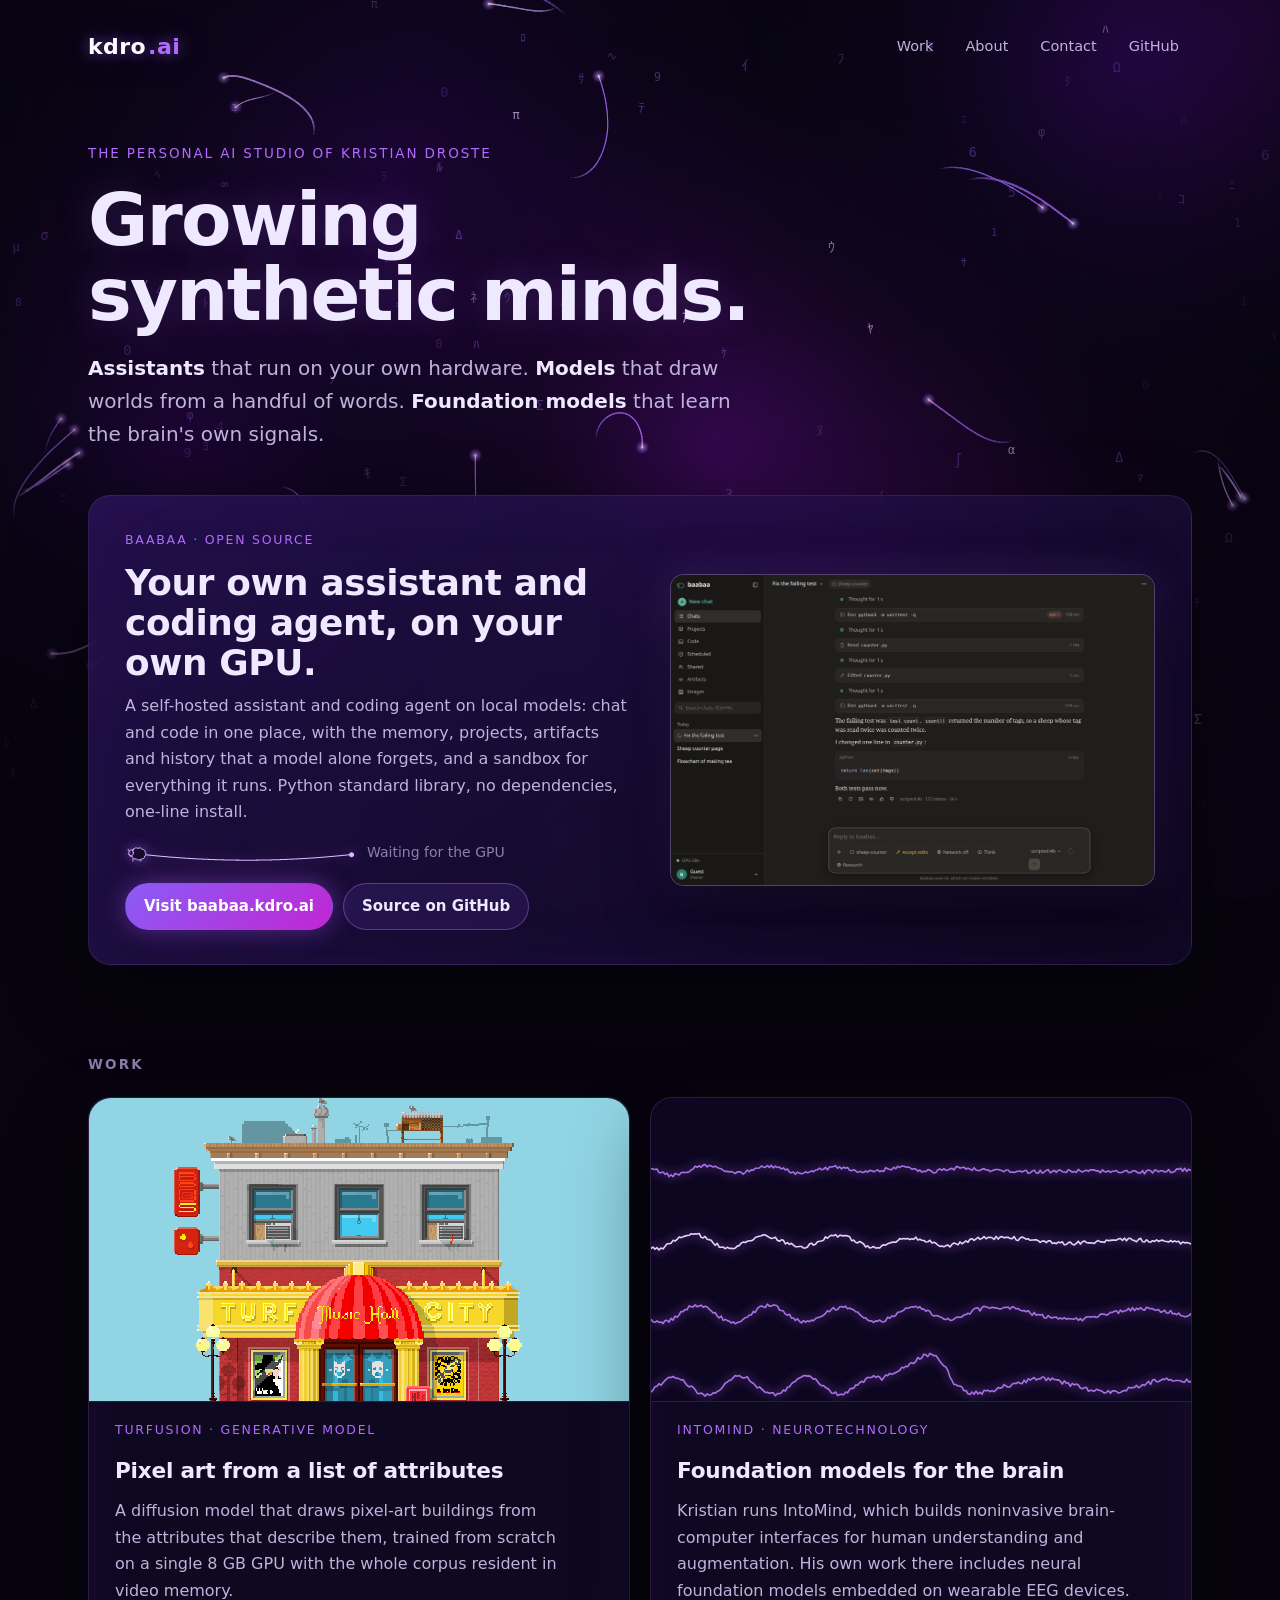
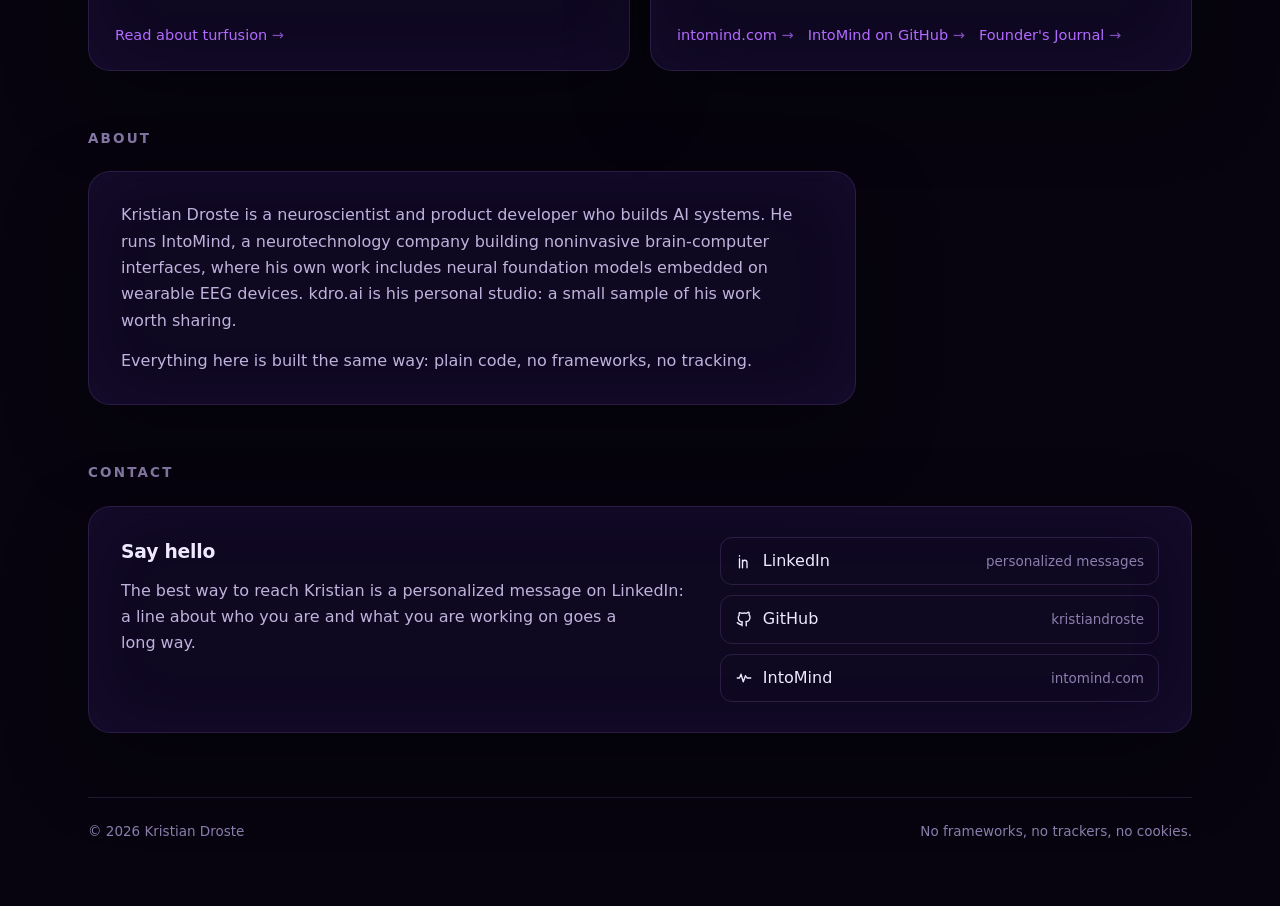
<file: index.html>
<!doctype html>
<html lang="en">
<head>
<meta charset="utf-8">
<meta name="viewport" content="width=device-width, initial-scale=1">
<title>kdro.ai · the personal AI studio of Kristian Droste</title>
<meta name="description" content="kdro.ai is the personal AI studio of Kristian Droste: baabaa, a self-hosted assistant and coding agent on local models; turfusion, a pixel-art diffusion model; and IntoMind, the neurotechnology company he runs.">
<meta name="theme-color" content="#07040f">
<link rel="canonical" href="https://kdro.ai/">
<meta property="og:type" content="website">
<meta property="og:site_name" content="kdro.ai">
<meta property="og:title" content="kdro.ai · the personal AI studio of Kristian Droste">
<meta property="og:description" content="Growing synthetic minds: baabaa, a self-hosted assistant and coding agent on local models; turfusion, a pixel-art diffusion model; and IntoMind, the neurotechnology company he runs.">
<meta property="og:url" content="https://kdro.ai/">
<meta property="og:image" content="https://kdro.ai/og.jpg">
<meta property="og:image:width" content="1200">
<meta property="og:image:height" content="630">
<meta property="og:image:alt" content="kdro.ai: the personal AI studio of Kristian Droste. Growing synthetic minds.">
<meta name="twitter:card" content="summary_large_image">
<meta name="twitter:title" content="kdro.ai · the personal AI studio of Kristian Droste">
<meta name="twitter:description" content="Growing synthetic minds: baabaa, a self-hosted assistant and coding agent on local models; turfusion, a pixel-art diffusion model; and IntoMind, the neurotechnology company he runs.">
<meta name="twitter:image" content="https://kdro.ai/og.jpg">
<link rel="icon" href="favicon.svg" type="image/svg+xml">
<link rel="icon" href="favicon-32.png" sizes="32x32" type="image/png">
<link rel="apple-touch-icon" href="apple-touch-icon.png">
<link rel="stylesheet" href="kdro.css">
</head>
<body>
<canvas id="field" aria-hidden="true"></canvas>
<div class="veil" aria-hidden="true"></div>
<div class="page">
  <header class="top">
    <a class="wordmark" href="./" aria-label="kdro.ai">kdro<small>.ai</small></a>
    <nav>
      <a href="#work">Work</a>
      <a href="#about">About</a>
      <a href="#contact">Contact</a>
      <a href="https://github.com/kristiandroste" rel="noopener">GitHub</a>
    </nav>
  </header>

  <section class="hero">
    <p class="eyebrow">The personal AI studio of Kristian Droste</p>
    <h1>Growing synthetic minds.</h1>
    <p class="lede"><b>Assistants</b> that run on your own hardware. <b>Models</b> that draw worlds from a handful of words.
      <b>Foundation models</b> that learn the brain's own signals.</p>

    <article class="card hero-card" id="baabaa">
      <div>
        <p class="kicker">baabaa · open source</p>
        <h2>Your own assistant and coding agent, on your own GPU.</h2>
        <p>A self-hosted assistant and coding agent on local models: chat and code in one place, with the memory, projects,
          artifacts and history that a model alone forgets, and a sandbox for everything it runs. Python standard library,
          no dependencies, one-line install.</p>
        <div class="strand"><div class="th" id="strand"></div><span class="label" id="strandLabel"></span></div>
        <div class="actions">
          <a class="btn btn-uv" href="https://baabaa.kdro.ai/">Visit baabaa.kdro.ai</a>
          <a class="btn" href="https://github.com/kristiandroste/baabaa" rel="noopener">Source on GitHub</a>
        </div>
      </div>
      <div class="shot"><img src="img/baabaa.png" width="1400" height="900" alt="baabaa fixing a failing test in a project folder: it reads the file, edits one line, runs the tests and explains the change." loading="eager"></div>
    </article>
  </section>

  <section id="work">
    <h2>Work</h2>
    <div class="grid">
      <article class="card work">
        <div class="art pixel"><img src="img/gen-4882.png" width="750" height="750" alt="A pixel-art music hall drawn by turfusion from the plot’s attributes." loading="lazy"></div>
        <p class="kicker">turfusion · generative model</p>
        <h3>Pixel art from a list of attributes</h3>
        <p>A diffusion model that draws pixel-art buildings from the attributes that describe them, trained from scratch on a
          single 8 GB GPU with the whole corpus resident in video memory.</p>
        <div class="links"><a href="turfusion.html">Read about turfusion</a></div>
      </article>
      <article class="card work">
        <div class="art brain"><canvas id="eeg" width="640" height="360" aria-hidden="true"></canvas></div>
        <p class="kicker">IntoMind · neurotechnology</p>
        <h3>Foundation models for the brain</h3>
        <p>Kristian runs IntoMind, which builds noninvasive brain-computer interfaces for human understanding and
          augmentation. His own work there includes neural foundation models embedded on wearable EEG devices.</p>
        <div class="links"><a href="https://www.intomind.com/" rel="noopener">intomind.com</a><a href="https://github.com/intomind" rel="noopener">IntoMind on GitHub</a><a href="https://www.kristiandroste.com/journal/" rel="noopener">Founder's Journal</a></div>
      </article>
    </div>
  </section>

  <section id="about">
    <h2>About</h2>
    <article class="card about">
      <p>Kristian Droste is a neuroscientist and product developer who builds AI systems. He runs IntoMind, a neurotechnology
        company building noninvasive brain-computer interfaces, where his own work includes neural foundation models
        embedded on wearable EEG devices. kdro.ai is his personal studio: a small sample of his work worth sharing.</p>
      <p>Everything here is built the same way: plain code, no frameworks, no tracking.</p>
    </article>
  </section>

  <section id="contact">
    <h2>Contact</h2>
    <article class="card contact">
      <div>
        <h3>Say hello</h3>
        <p>The best way to reach Kristian is a personalized message on LinkedIn: a line about who you are and what you are
          working on goes a long way.</p>
      </div>
      <ul>
        <li><a href="https://www.linkedin.com/in/kdro" rel="noopener"><svg class="icon" viewBox="0 0 24 24"><path d="M6 9v12M6 5v.5M10 21v-7a3 3 0 0 1 6 0v7M10 11v2"/></svg>LinkedIn<span>personalized messages</span></a></li>
        <li><a href="https://github.com/kristiandroste" rel="noopener"><svg class="icon" viewBox="0 0 24 24"><path d="M9 19c-4 1.5-4-2-6-2m12 4v-3.5c0-1 .1-1.4-.5-2 2.8-.3 5.5-1.4 5.5-6a4.6 4.6 0 0 0-1.3-3.2 4.2 4.2 0 0 0-.1-3.2s-1-.3-3.4 1.3a11.5 11.5 0 0 0-6 0C6.8 3.3 5.8 3.6 5.8 3.6a4.2 4.2 0 0 0-.1 3.2A4.6 4.6 0 0 0 4.4 10c0 4.6 2.7 5.7 5.5 6-.6.6-.6 1.2-.5 2V21"/></svg>GitHub<span>kristiandroste</span></a></li>
        <li><a href="https://www.intomind.com/" rel="noopener"><svg class="icon" viewBox="0 0 24 24"><path d="M3 12h3l2-5 3 10 3-8 2 3h5"/></svg>IntoMind<span>intomind.com</span></a></li>
      </ul>
    </article>
  </section>

  <footer>
    <span>© 2026 Kristian Droste</span>
    <span>No frameworks, no trackers, no cookies.</span>
  </footer>
</div>
<script src="thread.js"></script>
<script src="field.js"></script>
<script src="kdro.js"></script>
</body>
</html>
</file>
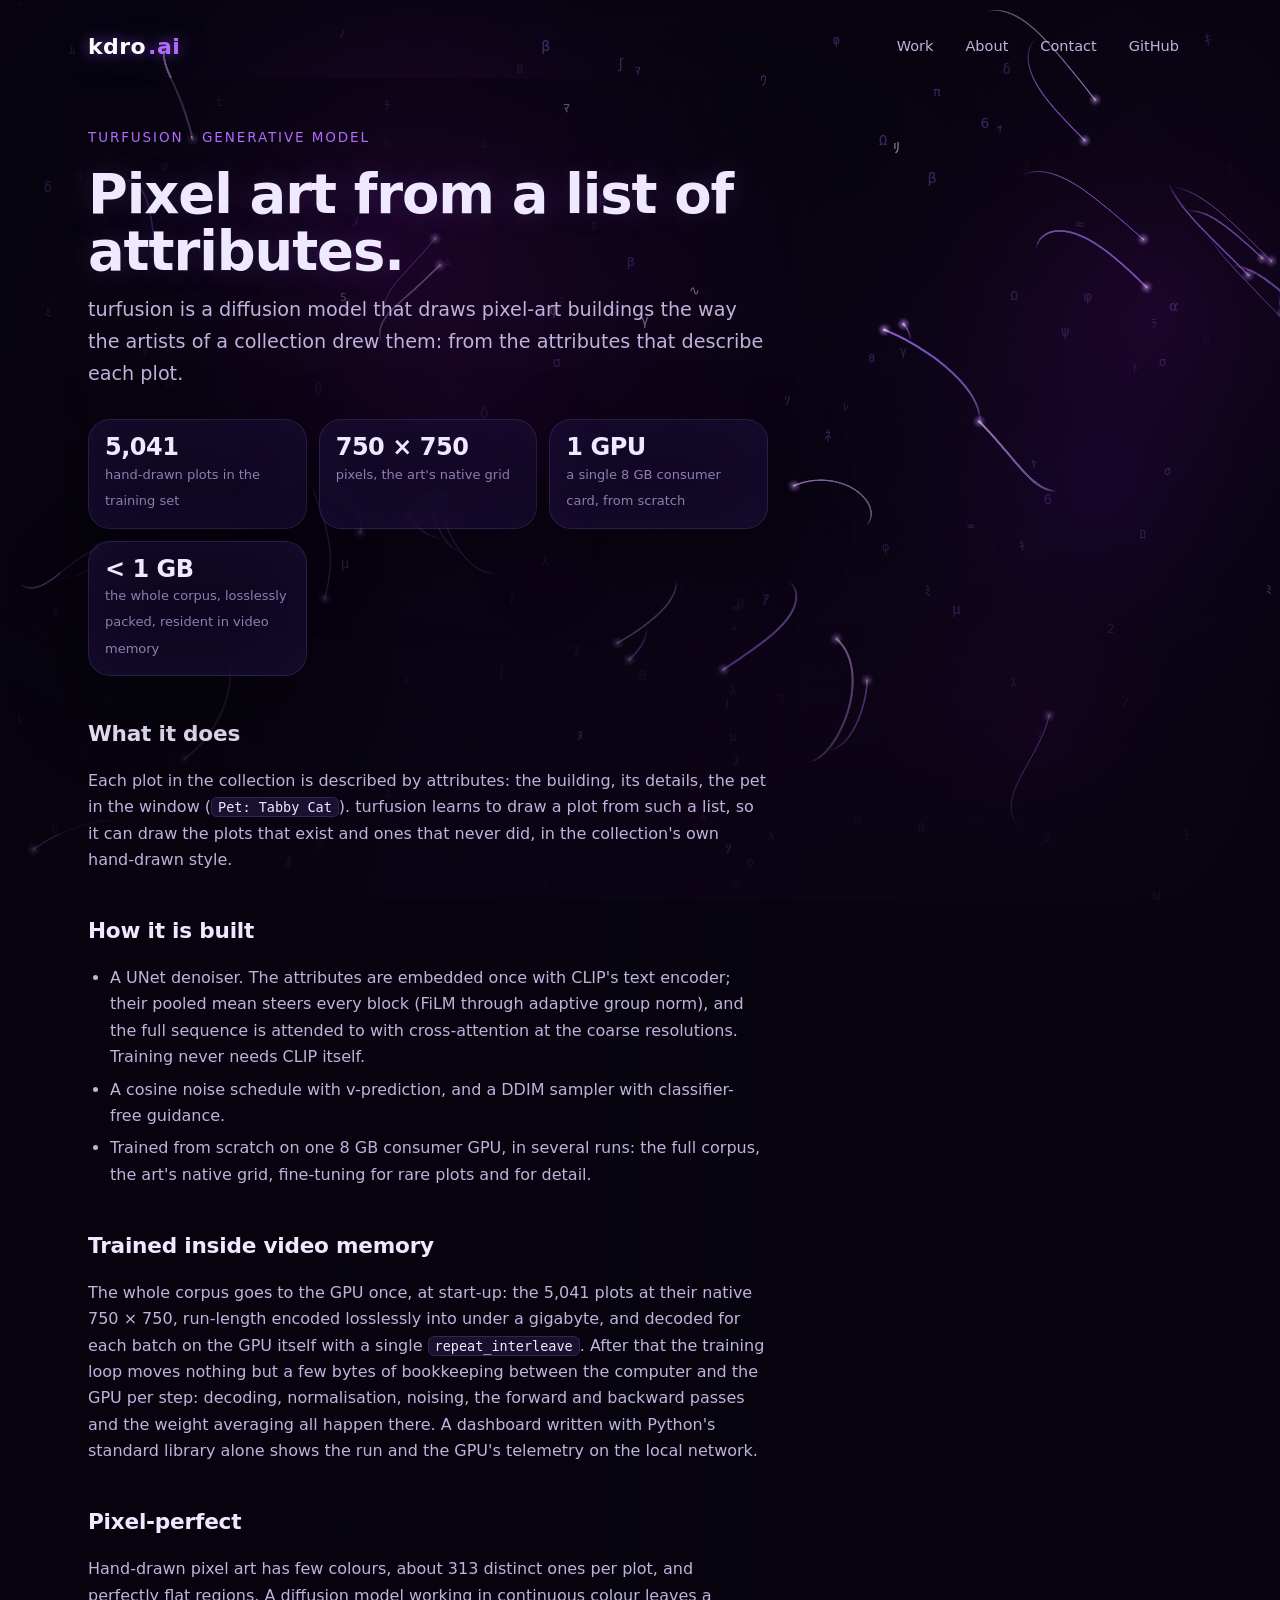
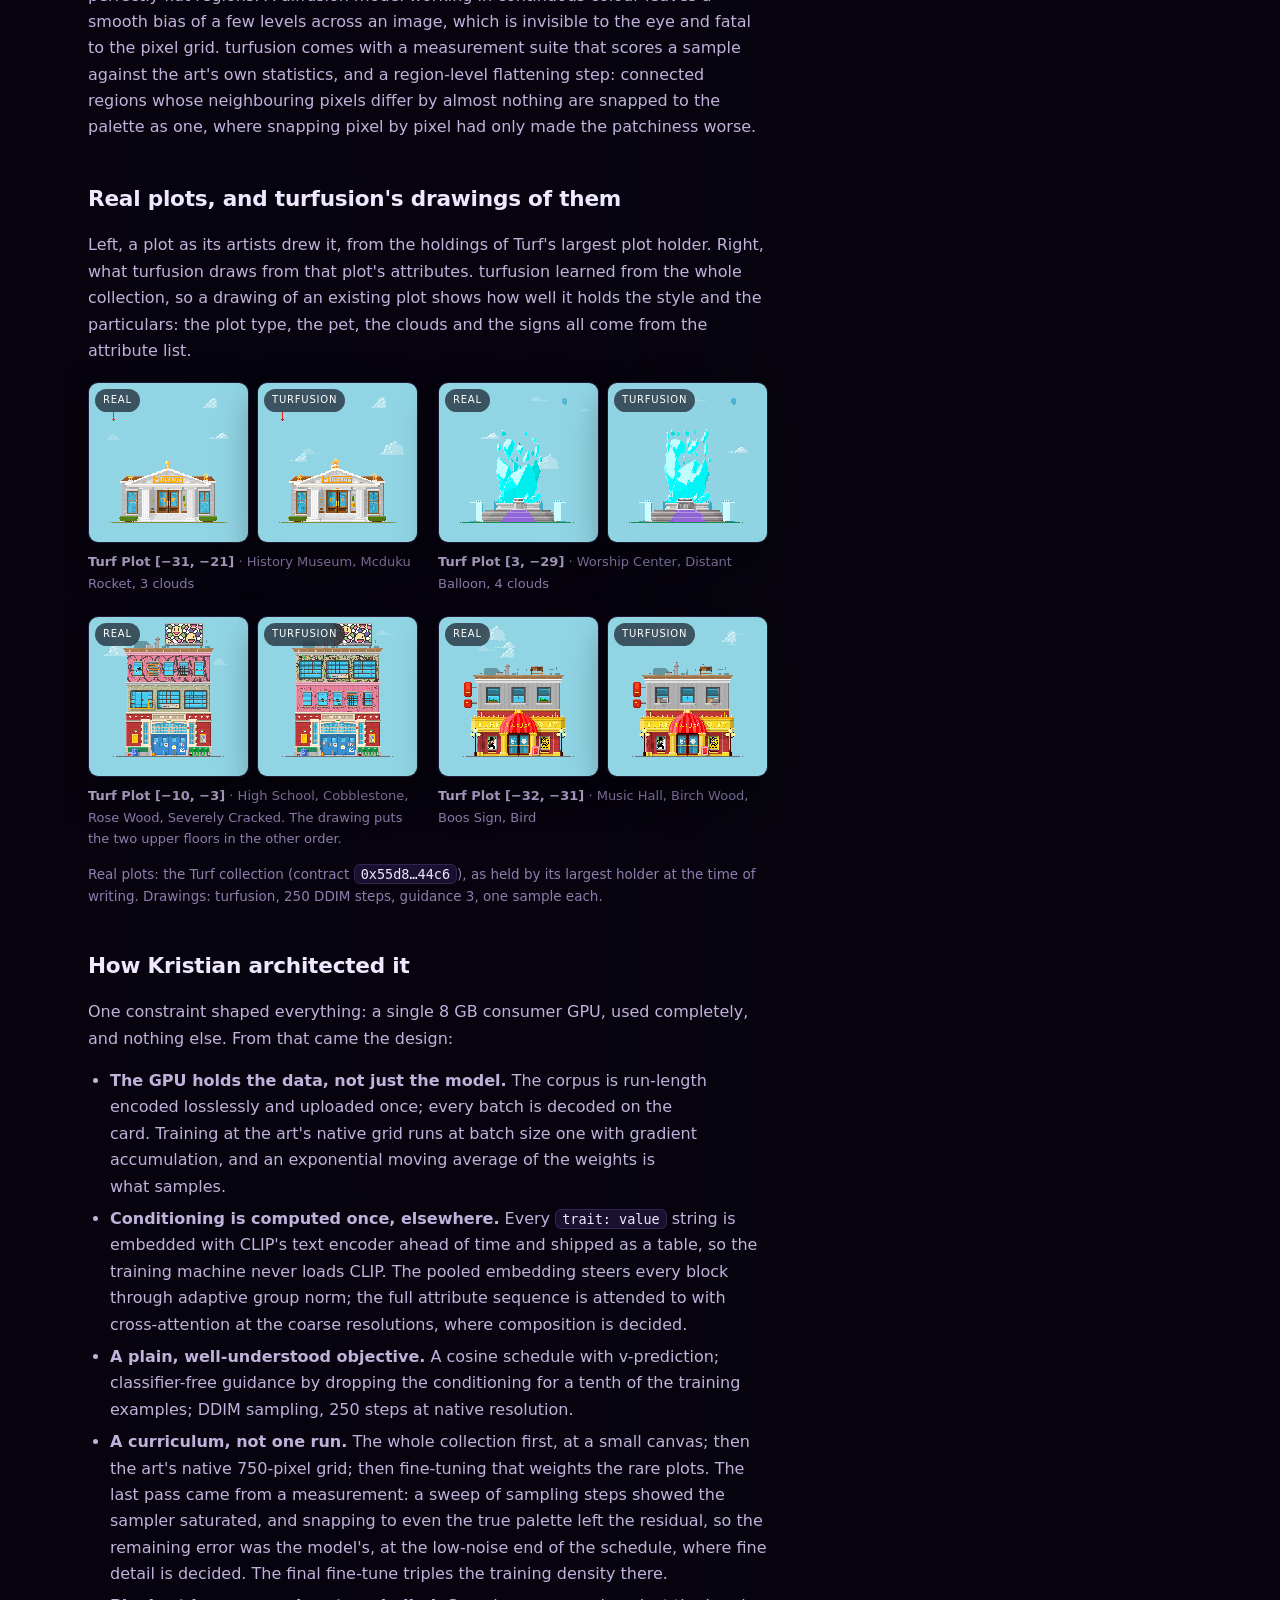
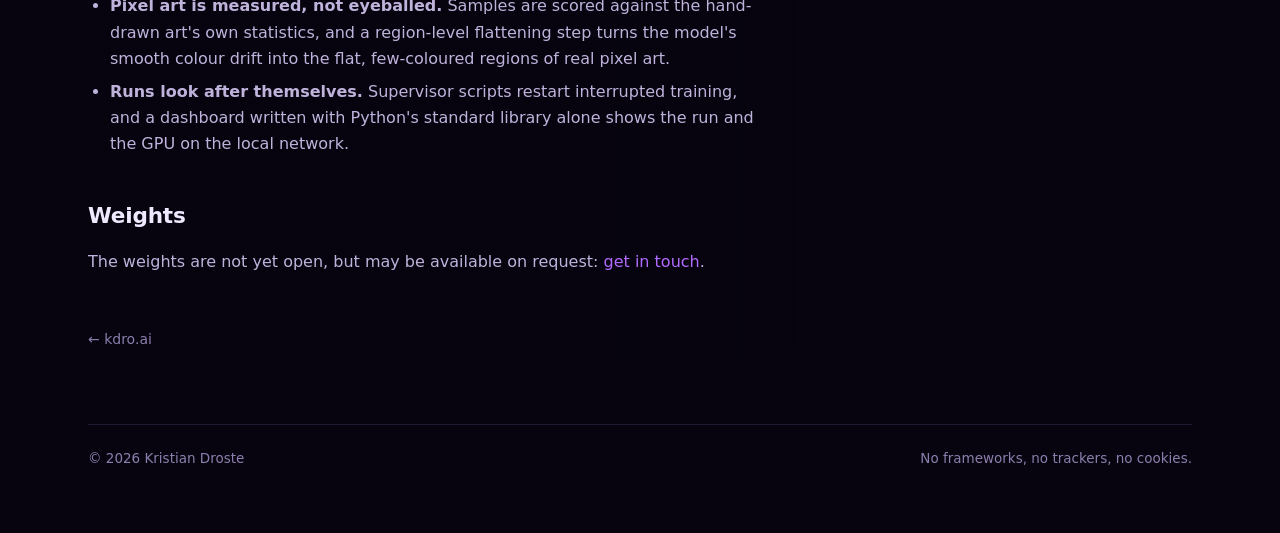
<file: turfusion.html>
<!doctype html>
<html lang="en">
<head>
<meta charset="utf-8">
<meta name="viewport" content="width=device-width, initial-scale=1">
<title>turfusion · kdro.ai</title>
<meta name="description" content="turfusion is a diffusion model that draws pixel-art buildings from a list of attributes, trained from scratch on a single 8 GB GPU with the whole corpus resident in video memory.">
<meta name="theme-color" content="#07040f">
<link rel="canonical" href="https://kdro.ai/turfusion.html">
<meta property="og:type" content="website">
<meta property="og:site_name" content="kdro.ai">
<meta property="og:title" content="turfusion: pixel art from a list of attributes">
<meta property="og:description" content="A diffusion model that draws pixel-art buildings from the attributes that describe them, trained from scratch on a single 8 GB GPU with the whole corpus resident in video memory.">
<meta property="og:url" content="https://kdro.ai/turfusion.html">
<meta property="og:image" content="https://kdro.ai/og-turfusion.jpg">
<meta property="og:image:width" content="1200">
<meta property="og:image:height" content="630">
<meta property="og:image:alt" content="turfusion: a real Turf plot beside turfusion's drawing of it.">
<meta name="twitter:card" content="summary_large_image">
<meta name="twitter:title" content="turfusion: pixel art from a list of attributes">
<meta name="twitter:description" content="A diffusion model that draws pixel-art buildings from the attributes that describe them, trained from scratch on a single 8 GB GPU with the whole corpus resident in video memory.">
<meta name="twitter:image" content="https://kdro.ai/og-turfusion.jpg">
<link rel="icon" href="favicon.svg" type="image/svg+xml">
<link rel="icon" href="favicon-32.png" sizes="32x32" type="image/png">
<link rel="apple-touch-icon" href="apple-touch-icon.png">
<link rel="stylesheet" href="kdro.css">
</head>
<body>
<canvas id="field" aria-hidden="true"></canvas>
<div class="veil" aria-hidden="true"></div>
<div class="page">
  <header class="top">
    <a class="wordmark" href="./" aria-label="kdro.ai">kdro<small>.ai</small></a>
    <nav>
      <a href="./#work">Work</a>
      <a href="./#about">About</a>
      <a href="./#contact">Contact</a>
      <a href="https://github.com/kristiandroste" rel="noopener">GitHub</a>
    </nav>
  </header>

  <main class="doc">
    <p class="eyebrow">turfusion · generative model</p>
    <h1>Pixel art from a list of attributes.</h1>
    <p class="lede">turfusion is a diffusion model that draws pixel-art buildings the way the artists of a collection drew
      them: from the attributes that describe each plot.</p>

    <div class="facts">
      <div class="card fact"><b>5,041</b><span>hand-drawn plots in the training set</span></div>
      <div class="card fact"><b>750 × 750</b><span>pixels, the art's native grid</span></div>
      <div class="card fact"><b>1 GPU</b><span>a single 8 GB consumer card, from scratch</span></div>
      <div class="card fact"><b>&lt; 1 GB</b><span>the whole corpus, losslessly packed, resident in video memory</span></div>
    </div>

    <h2>What it does</h2>
    <p>Each plot in the collection is described by attributes: the building, its details, the pet in the window
      (<code>Pet: Tabby Cat</code>). turfusion learns to draw a plot from such a list, so it can draw the plots that
      exist and ones that never did, in the collection's own hand-drawn style.</p>

    <h2>How it is built</h2>
    <ul>
      <li>A UNet denoiser. The attributes are embedded once with CLIP's text encoder; their pooled mean steers every
        block (FiLM through adaptive group norm), and the full sequence is attended to with cross-attention at the coarse
        resolutions. Training never needs CLIP itself.</li>
      <li>A cosine noise schedule with v-prediction, and a DDIM sampler with classifier-free guidance.</li>
      <li>Trained from scratch on one 8 GB consumer GPU, in several runs: the full corpus, the art's native grid,
        fine-tuning for rare plots and for detail.</li>
    </ul>

    <h2>Trained inside video memory</h2>
    <p>The whole corpus goes to the GPU once, at start-up: the 5,041 plots at their native 750 × 750, run-length encoded
      losslessly into under a gigabyte, and decoded for each batch on the GPU itself with a single
      <code>repeat_interleave</code>. After that the training loop moves nothing but a few bytes of bookkeeping between
      the computer and the GPU per step: decoding, normalisation, noising, the forward and backward passes and the weight
      averaging all happen there.
      A dashboard written with Python's standard library alone shows the run and the GPU's telemetry on the local
      network.</p>

    <h2>Pixel-perfect</h2>
    <p>Hand-drawn pixel art has few colours, about 313 distinct ones per plot, and perfectly flat regions. A diffusion
      model working in continuous colour leaves a smooth bias of a few levels across an image, which is invisible to the
      eye and fatal to the pixel grid. turfusion comes with a measurement suite that scores a sample against the art's own
      statistics, and a region-level flattening step: connected regions whose neighbouring pixels differ by almost nothing
      are snapped to the palette as one, where snapping pixel by pixel had only made the patchiness worse.</p>

    <h2>Real plots, and turfusion's drawings of them</h2>
    <p>Left, a plot as its artists drew it, from the holdings of Turf's largest plot holder. Right, what turfusion draws
      from that plot's attributes. turfusion learned from the whole collection, so a drawing of an existing plot shows how
      well it holds the style and the particulars: the plot type, the pet, the clouds and the signs all come from the
      attribute list.</p>
    <div class="pairs">
      <figure class="pair">
        <div class="two"><span class="im" data-l="real"><img src="img/plot-2088.png" width="750" height="750" alt="The real plot: a museum with a rocket in the sky." loading="lazy"></span><span class="im" data-l="turfusion"><img src="img/gen-2088.png" width="750" height="750" alt="turfusion's drawing of the museum plot." loading="lazy"></span></div>
        <figcaption><b>Turf Plot [−31, −21]</b> · History Museum, Mcduku Rocket, 3 clouds</figcaption>
      </figure>
      <figure class="pair">
        <div class="two"><span class="im" data-l="real"><img src="img/plot-3607.png" width="750" height="750" alt="The real plot: a worship center of crystal." loading="lazy"></span><span class="im" data-l="turfusion"><img src="img/gen-3607.png" width="750" height="750" alt="turfusion's drawing of the worship center plot." loading="lazy"></span></div>
        <figcaption><b>Turf Plot [3, −29]</b> · Worship Center, Distant Balloon, 4 clouds</figcaption>
      </figure>
      <figure class="pair">
        <div class="two"><span class="im" data-l="real"><img src="img/plot-3075.png" width="750" height="750" alt="The real plot: a high school with a graffitied, cracked upper floor." loading="lazy"></span><span class="im" data-l="turfusion"><img src="img/gen-3075.png" width="750" height="750" alt="turfusion's drawing of the high school plot, with the two upper floors in the other order." loading="lazy"></span></div>
        <figcaption><b>Turf Plot [−10, −3]</b> · High School, Cobblestone, Rose Wood, Severely Cracked. The drawing puts the two upper floors in the other order.</figcaption>
      </figure>
      <figure class="pair">
        <div class="two"><span class="im" data-l="real"><img src="img/plot-4882.png" width="750" height="750" alt="The real plot: a music hall in birch wood." loading="lazy"></span><span class="im" data-l="turfusion"><img src="img/gen-4882.png" width="750" height="750" alt="turfusion's drawing of the music hall plot." loading="lazy"></span></div>
        <figcaption><b>Turf Plot [−32, −31]</b> · Music Hall, Birch Wood, Boos Sign, Bird</figcaption>
      </figure>
    </div>
    <p class="small">Real plots: the Turf collection (contract <code>0x55d8…44c6</code>), as held by its largest holder at the
      time of writing. Drawings: turfusion, 250 DDIM steps, guidance 3, one sample each.</p>

    <h2>How Kristian architected it</h2>
    <p>One constraint shaped everything: a single 8 GB consumer GPU, used completely, and nothing else. From that came
      the design:</p>
    <ul>
      <li><b>The GPU holds the data, not just the model.</b> The corpus is run-length encoded losslessly and uploaded once;
        every batch is decoded on the card. Training at the art's native grid runs at batch size one with gradient
        accumulation, and an exponential moving average of the weights is what samples.</li>
      <li><b>Conditioning is computed once, elsewhere.</b> Every <code>trait: value</code> string is embedded with CLIP's
        text encoder ahead of time and shipped as a table, so the training machine never loads CLIP. The pooled
        embedding steers every block through adaptive group norm; the full attribute sequence is attended to with
        cross-attention at the coarse resolutions, where composition is decided.</li>
      <li><b>A plain, well-understood objective.</b> A cosine schedule with v-prediction; classifier-free guidance by
        dropping the conditioning for a tenth of the training examples; DDIM sampling, 250 steps at native resolution.</li>
      <li><b>A curriculum, not one run.</b> The whole collection first, at a small canvas; then the art's native
        750-pixel grid; then fine-tuning that weights the rare plots. The last pass came from a measurement: a sweep of
        sampling steps showed the sampler saturated, and snapping to even the true palette left the residual, so the
        remaining error was the model's, at the low-noise end of the schedule, where fine detail is decided. The final
        fine-tune triples the training density there.</li>
      <li><b>Pixel art is measured, not eyeballed.</b> Samples are scored against the hand-drawn art's own statistics,
        and a region-level flattening step turns the model's smooth colour drift into the flat, few-coloured regions
        of real pixel art.</li>
      <li><b>Runs look after themselves.</b> Supervisor scripts restart interrupted training, and a dashboard written
        with Python's standard library alone shows the run and the GPU on the local network.</li>
    </ul>

    <h2>Weights</h2>
    <p>The weights are not yet open, but may be available on request: <a href="./#contact">get in touch</a>.</p>

    <a class="back" href="./">← kdro.ai</a>
  </main>

  <footer>
    <span>© 2026 Kristian Droste</span>
    <span>No frameworks, no trackers, no cookies.</span>
  </footer>
</div>
<script src="field.js"></script>
</body>
</html>
</file>
<file: kdro.css>
/* kdro.ai: dark, deep purple, black light. */
:root {
  --bg: #07040f;
  --ink: #efe9ff;
  --ink-2: #bfb3dc;
  --ink-3: #8c7fae;
  --violet: #8b5cf6;
  --uv: #b26bff;
  --magenta: #e55cff;
  --glow: rgba(178, 107, 255, .55);
  --card: rgba(22, 12, 46, .62);
  --card-2: rgba(30, 16, 60, .72);
  --line: rgba(190, 140, 255, .16);
  --line-2: rgba(190, 140, 255, .34);
  --sans: Inter, "Segoe UI", system-ui, -apple-system, Roboto, "Helvetica Neue", sans-serif;
  --mono: "JetBrains Mono", "SF Mono", Menlo, Consolas, "DejaVu Sans Mono", monospace;
  --radius: 22px;
}
* { box-sizing: border-box; }
html { background: var(--bg); color-scheme: dark; scroll-behavior: smooth; }
body { margin: 0; min-height: 100vh; font: 16px/1.65 var(--sans); color: var(--ink-2); background: var(--bg); overflow-x: hidden;
  -webkit-font-smoothing: antialiased; }
a { color: var(--uv); text-decoration: none; }
a:hover { color: #d6b8ff; }
::selection { background: rgba(178, 107, 255, .45); color: #fff; }

#field { position: fixed; inset: 0; width: 100%; height: 100%; z-index: 0; }
.veil { position: fixed; inset: 0; z-index: 0; pointer-events: none;
  background: radial-gradient(ellipse 80% 70% at 50% 25%, rgba(7, 4, 15, 0) 0%, rgba(7, 4, 15, .45) 60%, rgba(7, 4, 15, .8) 100%); }

.page { position: relative; z-index: 1; max-width: 72rem; margin: 0 auto; padding: 0 24px 64px; }

/* header */
.top { display: flex; align-items: center; justify-content: space-between; gap: 16px; padding: 26px 0 10px; }
.wordmark { display: inline-flex; align-items: baseline; gap: 2px; font-weight: 700; font-size: 22px; letter-spacing: .02em; color: #fff;
  text-shadow: 0 0 14px var(--glow), 0 0 40px rgba(139, 92, 246, .35); }
.wordmark small { font-size: 22px; color: var(--uv); font-weight: 600; }
.top nav { display: flex; gap: 6px; flex-wrap: wrap; }
.top nav a { color: var(--ink-2); padding: 8px 12px; border-radius: 999px; font-size: 14.5px; border: 1px solid transparent; }
.top nav a:hover { color: #fff; border-color: var(--line); background: rgba(139, 92, 246, .1); }

/* hero */
.hero { padding: 64px 0 32px; }
.eyebrow { font-size: 13.5px; letter-spacing: .14em; text-transform: uppercase; color: var(--uv); margin: 0 0 18px; }
.hero h1 { margin: 0 0 20px; font-size: clamp(2.5rem, 6.4vw, 4.6rem); line-height: 1.02; letter-spacing: -.025em; color: var(--ink); font-weight: 650;
  text-shadow: 0 0 36px rgba(178, 107, 255, .22); max-width: 15ch; text-wrap: balance; }
.hero p.lede { font-size: clamp(1.05rem, 1.6vw, 1.25rem); max-width: 42rem; margin: 0; color: var(--ink-2); text-wrap: pretty; }
.hero p.lede b { color: var(--ink); font-weight: 600; }

/* cards */
.card { position: relative; background: var(--card); border: 1px solid var(--line); border-radius: var(--radius);
  backdrop-filter: blur(16px); -webkit-backdrop-filter: blur(16px);
  box-shadow: 0 30px 80px rgba(0, 0, 0, .45), inset 0 0 80px rgba(139, 92, 246, .05); transition: border-color .25s, box-shadow .25s, transform .25s; }
.card:hover { border-color: var(--line-2); box-shadow: 0 30px 80px rgba(0, 0, 0, .5), 0 0 48px rgba(139, 92, 246, .16), inset 0 0 80px rgba(139, 92, 246, .07); }
.card h2, .card h3 { color: var(--ink); margin: 0 0 10px; letter-spacing: -.01em; }
.card .kicker { font-size: 12.5px; letter-spacing: .14em; text-transform: uppercase; color: var(--uv); margin: 0 0 12px; }
.card p { margin: 0 0 14px; text-wrap: pretty; }

.hero-card { margin: 44px 0 0; padding: 34px 36px; display: grid; grid-template-columns: minmax(0, 1.05fr) minmax(0, 1fr); gap: 36px; align-items: center;
  background: linear-gradient(135deg, rgba(40, 18, 86, .78), rgba(16, 8, 36, .7)); }
.hero-card h2 { font-size: clamp(1.6rem, 2.8vw, 2.25rem); line-height: 1.12; }
.hero-card .shot { border-radius: 14px; overflow: hidden; border: 1px solid var(--line-2); box-shadow: 0 20px 60px rgba(0, 0, 0, .55), 0 0 40px rgba(139, 92, 246, .2); background: #1a1a1a; }
.hero-card .shot img { display: block; width: 100%; height: auto; }
.strand { margin: 10px 0 18px; display: flex; align-items: center; gap: 12px; }
.strand .th { width: 230px; flex: none; }
.strand .label { font-size: 14px; color: var(--ink-3); font-variant-numeric: tabular-nums; }
.th { display: block; line-height: 0; color: #d9b8ff; --th-surface: #150a2c; }
.th svg { display: block; width: 100%; height: auto; overflow: visible; filter: drop-shadow(0 0 6px rgba(178, 107, 255, .55)); }
.th .wool { animation: puff 2.6s ease-in-out infinite; transform-box: fill-box; transform-origin: center; }
.th .eye { animation: blink 4.6s infinite; transform-box: fill-box; transform-origin: center; }
@keyframes puff { 0%, 100% { transform: scale(1); } 50% { transform: scale(1.04); } }
@keyframes blink { 0%, 94%, 100% { transform: scaleY(1); } 97% { transform: scaleY(.12); } }
.actions { display: flex; gap: 10px; flex-wrap: wrap; margin-top: 6px; }
.btn { display: inline-flex; align-items: center; gap: 8px; padding: 10px 18px; border-radius: 999px; font-weight: 600; font-size: 15px;
  border: 1px solid var(--line-2); color: var(--ink); background: rgba(139, 92, 246, .12); transition: background .2s, box-shadow .2s, border-color .2s; }
.btn:hover { background: rgba(139, 92, 246, .22); color: #fff; border-color: rgba(190, 140, 255, .55); }
.btn-uv { background: linear-gradient(135deg, #8b5cf6, #c026d3); border-color: transparent; color: #fff; box-shadow: 0 0 26px rgba(168, 85, 247, .45); }
.btn-uv:hover { background: linear-gradient(135deg, #9d74f8, #d33ee0); box-shadow: 0 0 36px rgba(168, 85, 247, .65); }
/* the whole baabaa card is the link to baabaa.kdro.ai; the source button keeps its own */
.hero-card .btn-uv::after { content: ""; position: absolute; inset: 0; border-radius: var(--radius); }
.hero-card .actions .btn:not(.btn-uv) { position: relative; z-index: 1; }
.hero-card:hover .btn-uv { background: linear-gradient(135deg, #9d74f8, #d33ee0); box-shadow: 0 0 36px rgba(168, 85, 247, .65); }

/* sections */
section { padding: 56px 0 0; }
section > h2 { font-size: 13.5px; letter-spacing: .16em; text-transform: uppercase; color: var(--ink-3); margin: 0 0 22px; font-weight: 600; }
.grid { display: grid; grid-template-columns: repeat(auto-fit, minmax(290px, 1fr)); gap: 20px; }
.work { padding: 26px 26px 22px; display: flex; flex-direction: column; }
.work h3 { font-size: 1.35rem; }
.work .art { margin: -26px -26px 18px; border-radius: var(--radius) var(--radius) 0 0; overflow: hidden; aspect-ratio: 16 / 9; background: #0d0620; border-bottom: 1px solid var(--line); }
.work .art img { width: 100%; height: 100%; object-fit: cover; display: block; image-rendering: pixelated; }
.work .art.pixel img { object-position: center 64%; }
.work .art.brain { display: grid; place-items: center; }
.work .links { margin-top: auto; display: flex; gap: 14px; flex-wrap: wrap; font-size: 14.5px; padding-top: 6px; }
.work .links a::after { content: " →"; opacity: .7; }

.about { padding: 30px 32px; max-width: 48rem; }
.about p:last-child { margin: 0; }

.contact { padding: 30px 32px; display: grid; grid-template-columns: minmax(0, 1.3fr) minmax(0, 1fr); gap: 28px; align-items: start; }
.contact ul { list-style: none; margin: 0; padding: 0; display: grid; gap: 10px; }
.contact li a { display: flex; align-items: center; gap: 10px; padding: 10px 14px; border: 1px solid var(--line); border-radius: 12px; color: var(--ink); }
.contact li a:hover { border-color: var(--line-2); background: rgba(139, 92, 246, .1); }
.contact li a span { color: var(--ink-3); font-size: 13.5px; margin-left: auto; }
.icon { width: 18px; height: 18px; flex: none; fill: none; stroke: currentColor; stroke-width: 1.8; stroke-linecap: round; stroke-linejoin: round; }

footer { margin-top: 64px; padding-top: 22px; border-top: 1px solid var(--line); font-size: 13.5px; color: var(--ink-3); display: flex; gap: 16px; flex-wrap: wrap; justify-content: space-between; }

/* a document page (turfusion) */
.doc { max-width: 46rem; padding: 48px 28px 8px; margin: 0 -28px; border-radius: 28px; background: linear-gradient(90deg, rgba(7, 4, 15, .66) 0%, rgba(7, 4, 15, .5) 75%, rgba(7, 4, 15, 0) 100%); }
.doc h1 { font-size: clamp(2.2rem, 5vw, 3.4rem); line-height: 1.05; letter-spacing: -.02em; color: var(--ink); margin: 0 0 14px; text-shadow: 0 0 30px rgba(178, 107, 255, .22); }
.doc .lede { font-size: 1.2rem; color: var(--ink-2); margin: 0 0 30px; }
.doc h2 { font-size: 1.35rem; color: var(--ink); margin: 40px 0 10px; letter-spacing: -.01em; }
.doc p, .doc li { text-wrap: pretty; }
.doc ul { padding-left: 22px; }
.doc li { margin: 6px 0; }
.doc code { font: 13.5px var(--mono); background: rgba(139, 92, 246, .14); border: 1px solid var(--line); border-radius: 6px; padding: 1px 6px; color: var(--ink); }
.doc .facts { display: grid; grid-template-columns: repeat(auto-fit, minmax(170px, 1fr)); gap: 12px; margin: 24px 0 8px; }
.doc .fact { padding: 14px 16px; }
.doc .fact b { display: block; font-size: 1.5rem; color: var(--ink); letter-spacing: -.02em; line-height: 1.1; }
.doc .fact span { font-size: 13px; color: var(--ink-3); }
.samples { display: grid; grid-template-columns: repeat(3, 1fr); gap: 14px; margin: 18px 0 6px; }
.samples figure { margin: 0; }
.samples img { width: 100%; height: auto; display: block; border-radius: 12px; border: 1px solid var(--line); image-rendering: pixelated; box-shadow: 0 16px 40px rgba(0, 0, 0, .4); }
.samples figcaption { font-size: 12.5px; color: var(--ink-3); margin-top: 6px; }
.pairs { display: grid; grid-template-columns: repeat(2, minmax(0, 1fr)); gap: 22px 20px; margin: 18px 0 10px; }
.pair { margin: 0; }
.pair .two { display: grid; grid-template-columns: 1fr 1fr; gap: 8px; }
.pair .im { position: relative; display: block; }
.pair .im::after { content: attr(data-l); position: absolute; left: 7px; top: 7px; font-size: 10px; letter-spacing: .08em; text-transform: uppercase; color: #fff; background: rgba(7, 4, 15, .62); padding: 3px 8px; border-radius: 999px; backdrop-filter: blur(6px); }
.pair img { width: 100%; height: auto; display: block; border-radius: 10px; border: 1px solid var(--line); image-rendering: pixelated; box-shadow: 0 16px 40px rgba(0, 0, 0, .4); }
.pair figcaption { font-size: 13px; color: var(--ink-3); margin-top: 8px; }
.pair figcaption b { color: var(--ink-2); font-weight: 600; }
.doc .small { font-size: 13.5px; color: var(--ink-3); }
.back { display: inline-flex; align-items: center; gap: 6px; font-size: 14px; color: var(--ink-3); margin-top: 36px; }

@media (max-width: 860px) {
  .hero-card { grid-template-columns: 1fr; padding: 26px 24px; }
  .contact { grid-template-columns: 1fr; }
}
@media (max-width: 600px) {
  .page { padding: 0 16px 48px; }
  .doc { margin: 0 -16px; padding: 36px 16px 8px; border-radius: 0; }
  .hero { padding: 40px 0 20px; }
  .samples { grid-template-columns: 1fr 1fr; }
  .pairs { grid-template-columns: 1fr; }
  .strand .th { width: 190px; }
  .top nav a { padding: 6px 9px; font-size: 14px; }
}
@media (prefers-reduced-motion: reduce) {
  html { scroll-behavior: auto; }
  .th .wool, .th .eye { animation: none; }
  .card { transition: none; }
}
</file>
